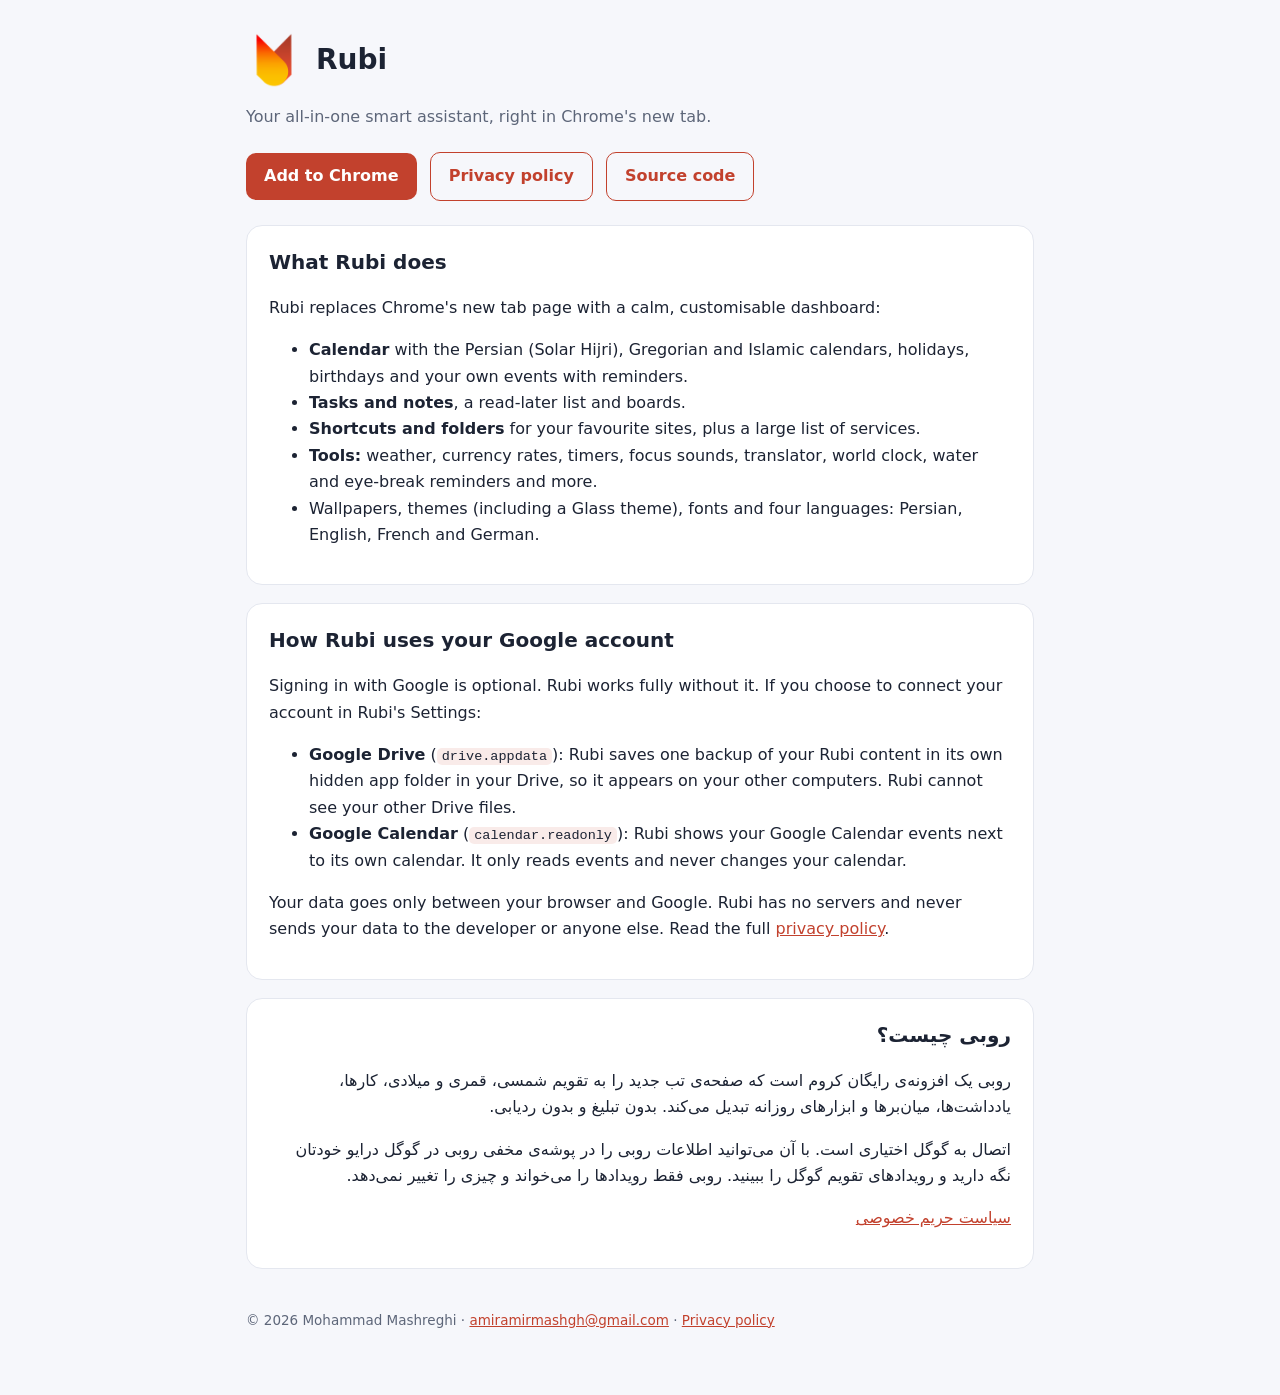
<file: docs/index.html>
<!doctype html>
<html lang="en">
<head>
<meta charset="utf-8">
<meta name="viewport" content="width=device-width, initial-scale=1">
<title>Rubi — new tab assistant</title>
<meta name="description" content="Rubi is a free Chrome extension that turns your new tab into a calendar, task list, notes and shortcuts dashboard. No ads, no tracking.">
<link rel="icon" href="logo.png">
<link rel="stylesheet" href="style.css">
</head>
<body>
<main>
<header><img src="logo.png" alt="Rubi logo"><h1>Rubi</h1></header>
<p class="muted">Your all-in-one smart assistant, right in Chrome's new tab.</p>
<p>
<a class="btn" href="https://chromewebstore.google.com/detail/ohpaebogaegajgcgeemadkdinfohpemp">Add to Chrome</a>
<a class="btn ghost" href="privacy.html">Privacy policy</a>
<a class="btn ghost" href="https://github.com/M-Mashreghi/Rubi">Source code</a>
</p>

<div class="card">
<h2 style="margin-top:0">What Rubi does</h2>
<p>Rubi replaces Chrome's new tab page with a calm, customisable dashboard:</p>
<ul>
<li><strong>Calendar</strong> with the Persian (Solar Hijri), Gregorian and Islamic calendars, holidays, birthdays and your own events with reminders.</li>
<li><strong>Tasks and notes</strong>, a read-later list and boards.</li>
<li><strong>Shortcuts and folders</strong> for your favourite sites, plus a large list of services.</li>
<li><strong>Tools:</strong> weather, currency rates, timers, focus sounds, translator, world clock, water and eye-break reminders and more.</li>
<li>Wallpapers, themes (including a Glass theme), fonts and four languages: Persian, English, French and German.</li>
</ul>
</div>

<div class="card">
<h2 style="margin-top:0">How Rubi uses your Google account</h2>
<p>Signing in with Google is optional. Rubi works fully without it. If you choose to connect your account in Rubi's Settings:</p>
<ul>
<li><strong>Google Drive</strong> (<code>drive.appdata</code>): Rubi saves one backup of your Rubi content in its own hidden app folder in your Drive, so it appears on your other computers. Rubi cannot see your other Drive files.</li>
<li><strong>Google Calendar</strong> (<code>calendar.readonly</code>): Rubi shows your Google Calendar events next to its own calendar. It only reads events and never changes your calendar.</li>
</ul>
<p>Your data goes only between your browser and Google. Rubi has no servers and never sends your data to the developer or anyone else. Read the full <a href="privacy.html">privacy policy</a>.</p>
</div>

<section class="card fa" lang="fa">
<h2 style="margin-top:0">روبی چیست؟</h2>
<p>روبی یک افزونه‌ی رایگان کروم است که صفحه‌ی تب جدید را به تقویم شمسی، قمری و میلادی، کارها، یادداشت‌ها، میان‌برها و ابزارهای روزانه تبدیل می‌کند. بدون تبلیغ و بدون ردیابی.</p>
<p>اتصال به گوگل اختیاری است. با آن می‌توانید اطلاعات روبی را در پوشه‌ی مخفی روبی در گوگل درایو خودتان نگه دارید و رویدادهای تقویم گوگل را ببینید. روبی فقط رویدادها را می‌خواند و چیزی را تغییر نمی‌دهد.</p>
<p><a href="privacy.html#fa">سیاست حریم خصوصی</a></p>
</section>

<footer class="muted">© 2026 Mohammad Mashreghi · <a href="mailto:amiramirmashgh@gmail.com">amiramirmashgh@gmail.com</a> · <a href="privacy.html">Privacy policy</a></footer>
</main>
</body>
</html>
</file>
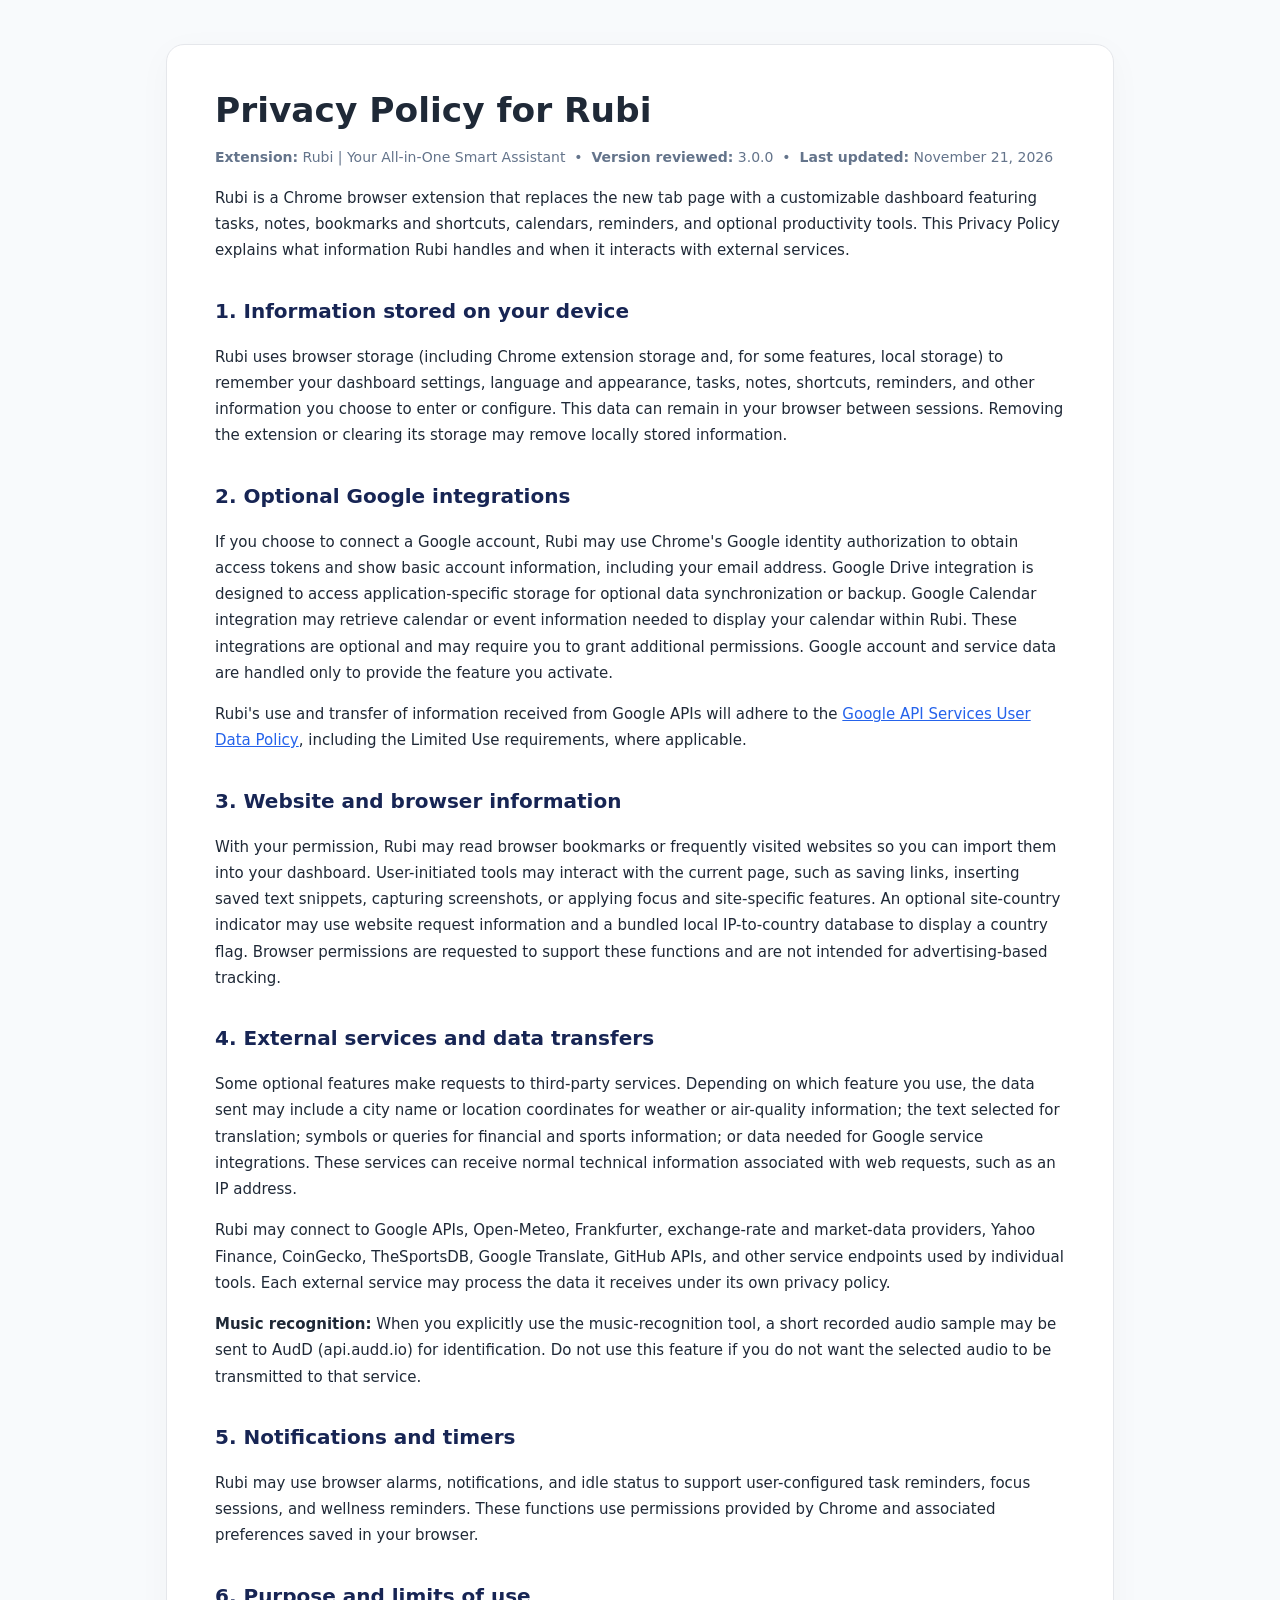
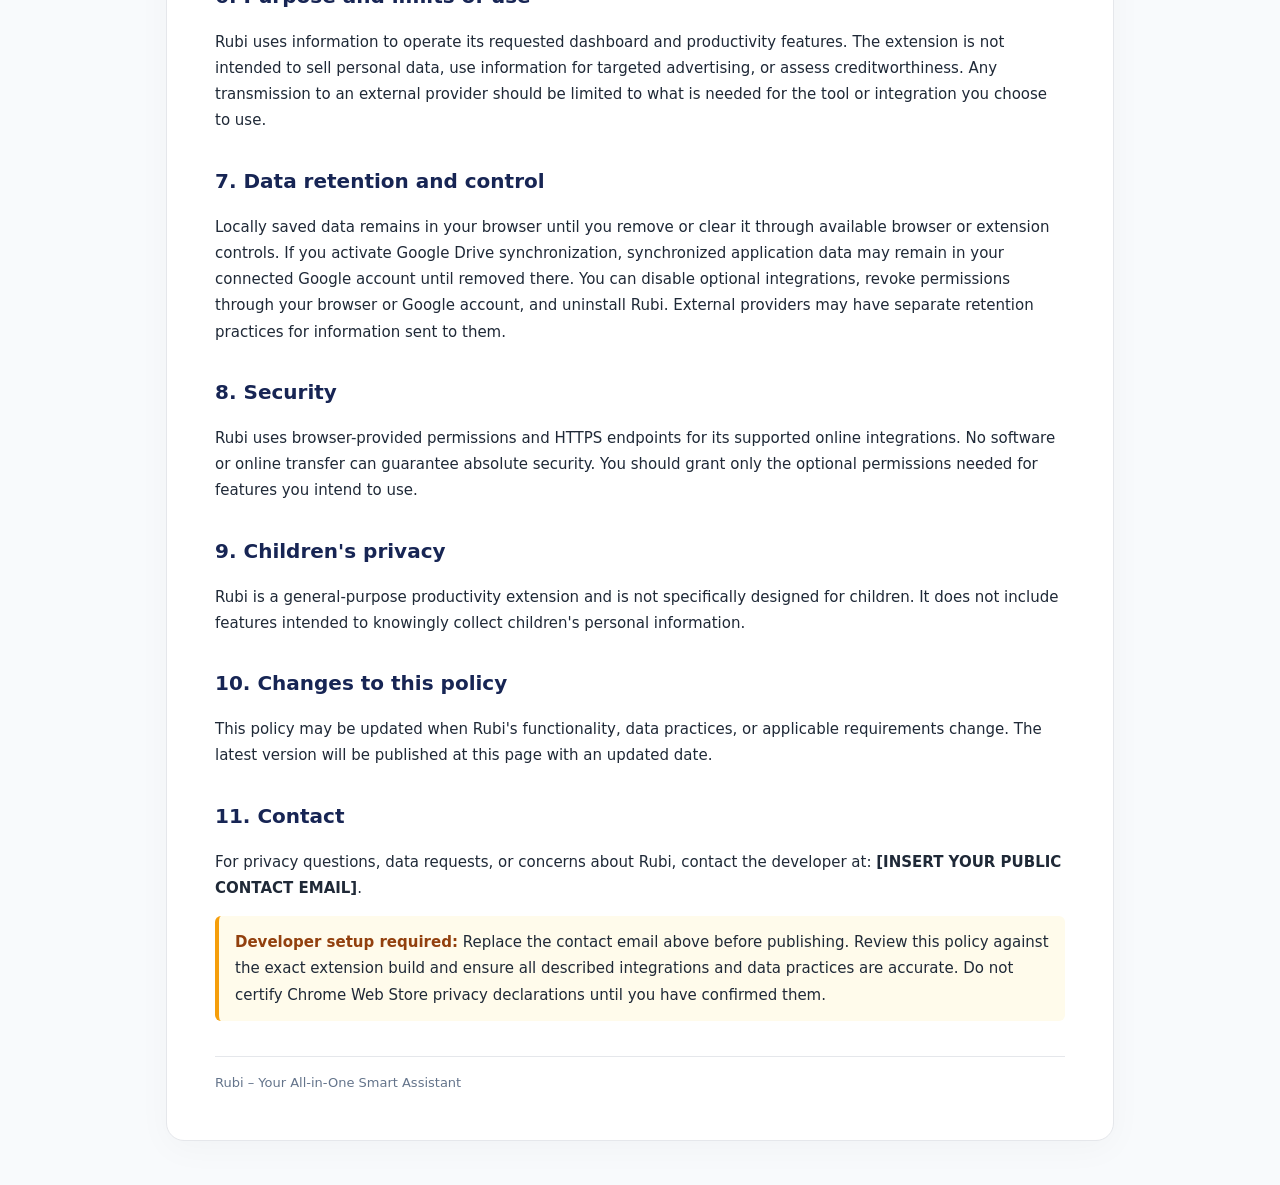
<file: Rubi_Privacy_Policy.html>
<!doctype html>
<html lang="en">
<head>
<meta charset="utf-8">
<meta name="viewport" content="width=device-width,initial-scale=1">
<meta name="description" content="Privacy Policy for Rubi – Your All-in-One Smart Assistant Chrome extension.">
<title>Rubi – Privacy Policy</title>
<style>
:root{color-scheme:light dark}body{margin:0;background:#f8fafc;color:#1f2937;font-family:Inter,system-ui,-apple-system,Segoe UI,Arial,sans-serif;line-height:1.75}main{max-width:850px;margin:44px auto;padding:45px 48px;background:#fff;border:1px solid #e5e7eb;border-radius:18px;box-shadow:0 8px 35px #10182808}h1{font-size:2.15rem;line-height:1.2;margin:0 0 8px}h2{font-size:1.25rem;margin:30px 0 10px;color:#172554}p,li{font-size:15px}ul{padding-left:24px}.small{color:#64748b;font-size:14px}.notice{border-left:4px solid #f59e0b;background:#fffbeb;padding:13px 16px;border-radius:6px}.notice strong{color:#92400e}a{color:#2563eb}footer{border-top:1px solid #e5e7eb;margin-top:35px;padding-top:15px;color:#64748b;font-size:13px}@media(max-width:700px){body{background:white}main{margin:0;border:0;box-shadow:none;padding:25px 20px}h1{font-size:1.8rem}}@media(prefers-color-scheme:dark){body{background:#0b1220;color:#e5e7eb}main{background:#111827;border-color:#374151}h2{color:#93c5fd}.small,footer{color:#a3a3a3}.notice{background:#392c0f}.notice strong{color:#fcd34d}}
</style>
</head>
<body><main>
<h1>Privacy Policy for Rubi</h1>
<p class="small"><strong>Extension:</strong> Rubi | Your All-in-One Smart Assistant &nbsp;•&nbsp; <strong>Version reviewed:</strong> 3.0.0 &nbsp;•&nbsp; <strong>Last updated:</strong> November 21, 2026</p>
<p>Rubi is a Chrome browser extension that replaces the new tab page with a customizable dashboard featuring tasks, notes, bookmarks and shortcuts, calendars, reminders, and optional productivity tools. This Privacy Policy explains what information Rubi handles and when it interacts with external services.</p>
<h2>1. Information stored on your device</h2>
<p>Rubi uses browser storage (including Chrome extension storage and, for some features, local storage) to remember your dashboard settings, language and appearance, tasks, notes, shortcuts, reminders, and other information you choose to enter or configure. This data can remain in your browser between sessions. Removing the extension or clearing its storage may remove locally stored information.</p>
<h2>2. Optional Google integrations</h2>
<p>If you choose to connect a Google account, Rubi may use Chrome's Google identity authorization to obtain access tokens and show basic account information, including your email address. Google Drive integration is designed to access application-specific storage for optional data synchronization or backup. Google Calendar integration may retrieve calendar or event information needed to display your calendar within Rubi. These integrations are optional and may require you to grant additional permissions. Google account and service data are handled only to provide the feature you activate.</p>
<p>Rubi's use and transfer of information received from Google APIs will adhere to the <a href="https://developers.google.com/terms/api-services-user-data-policy">Google API Services User Data Policy</a>, including the Limited Use requirements, where applicable.</p>
<h2>3. Website and browser information</h2>
<p>With your permission, Rubi may read browser bookmarks or frequently visited websites so you can import them into your dashboard. User-initiated tools may interact with the current page, such as saving links, inserting saved text snippets, capturing screenshots, or applying focus and site-specific features. An optional site-country indicator may use website request information and a bundled local IP-to-country database to display a country flag. Browser permissions are requested to support these functions and are not intended for advertising-based tracking.</p>
<h2>4. External services and data transfers</h2>
<p>Some optional features make requests to third-party services. Depending on which feature you use, the data sent may include a city name or location coordinates for weather or air-quality information; the text selected for translation; symbols or queries for financial and sports information; or data needed for Google service integrations. These services can receive normal technical information associated with web requests, such as an IP address.</p>
<p>Rubi may connect to Google APIs, Open-Meteo, Frankfurter, exchange-rate and market-data providers, Yahoo Finance, CoinGecko, TheSportsDB, Google Translate, GitHub APIs, and other service endpoints used by individual tools. Each external service may process the data it receives under its own privacy policy.</p>
<p><strong>Music recognition:</strong> When you explicitly use the music-recognition tool, a short recorded audio sample may be sent to AudD (api.audd.io) for identification. Do not use this feature if you do not want the selected audio to be transmitted to that service.</p>
<h2>5. Notifications and timers</h2>
<p>Rubi may use browser alarms, notifications, and idle status to support user-configured task reminders, focus sessions, and wellness reminders. These functions use permissions provided by Chrome and associated preferences saved in your browser.</p>
<h2>6. Purpose and limits of use</h2>
<p>Rubi uses information to operate its requested dashboard and productivity features. The extension is not intended to sell personal data, use information for targeted advertising, or assess creditworthiness. Any transmission to an external provider should be limited to what is needed for the tool or integration you choose to use.</p>
<h2>7. Data retention and control</h2>
<p>Locally saved data remains in your browser until you remove or clear it through available browser or extension controls. If you activate Google Drive synchronization, synchronized application data may remain in your connected Google account until removed there. You can disable optional integrations, revoke permissions through your browser or Google account, and uninstall Rubi. External providers may have separate retention practices for information sent to them.</p>
<h2>8. Security</h2>
<p>Rubi uses browser-provided permissions and HTTPS endpoints for its supported online integrations. No software or online transfer can guarantee absolute security. You should grant only the optional permissions needed for features you intend to use.</p>
<h2>9. Children's privacy</h2>
<p>Rubi is a general-purpose productivity extension and is not specifically designed for children. It does not include features intended to knowingly collect children's personal information.</p>
<h2>10. Changes to this policy</h2>
<p>This policy may be updated when Rubi's functionality, data practices, or applicable requirements change. The latest version will be published at this page with an updated date.</p>
<h2>11. Contact</h2>
<p>For privacy questions, data requests, or concerns about Rubi, contact the developer at: <strong>[INSERT YOUR PUBLIC CONTACT EMAIL]</strong>.</p>
<p class="notice"><strong>Developer setup required:</strong> Replace the contact email above before publishing. Review this policy against the exact extension build and ensure all described integrations and data practices are accurate. Do not certify Chrome Web Store privacy declarations until you have confirmed them.</p>
<footer>Rubi – Your All-in-One Smart Assistant</footer>
</main></body></html>
</file>
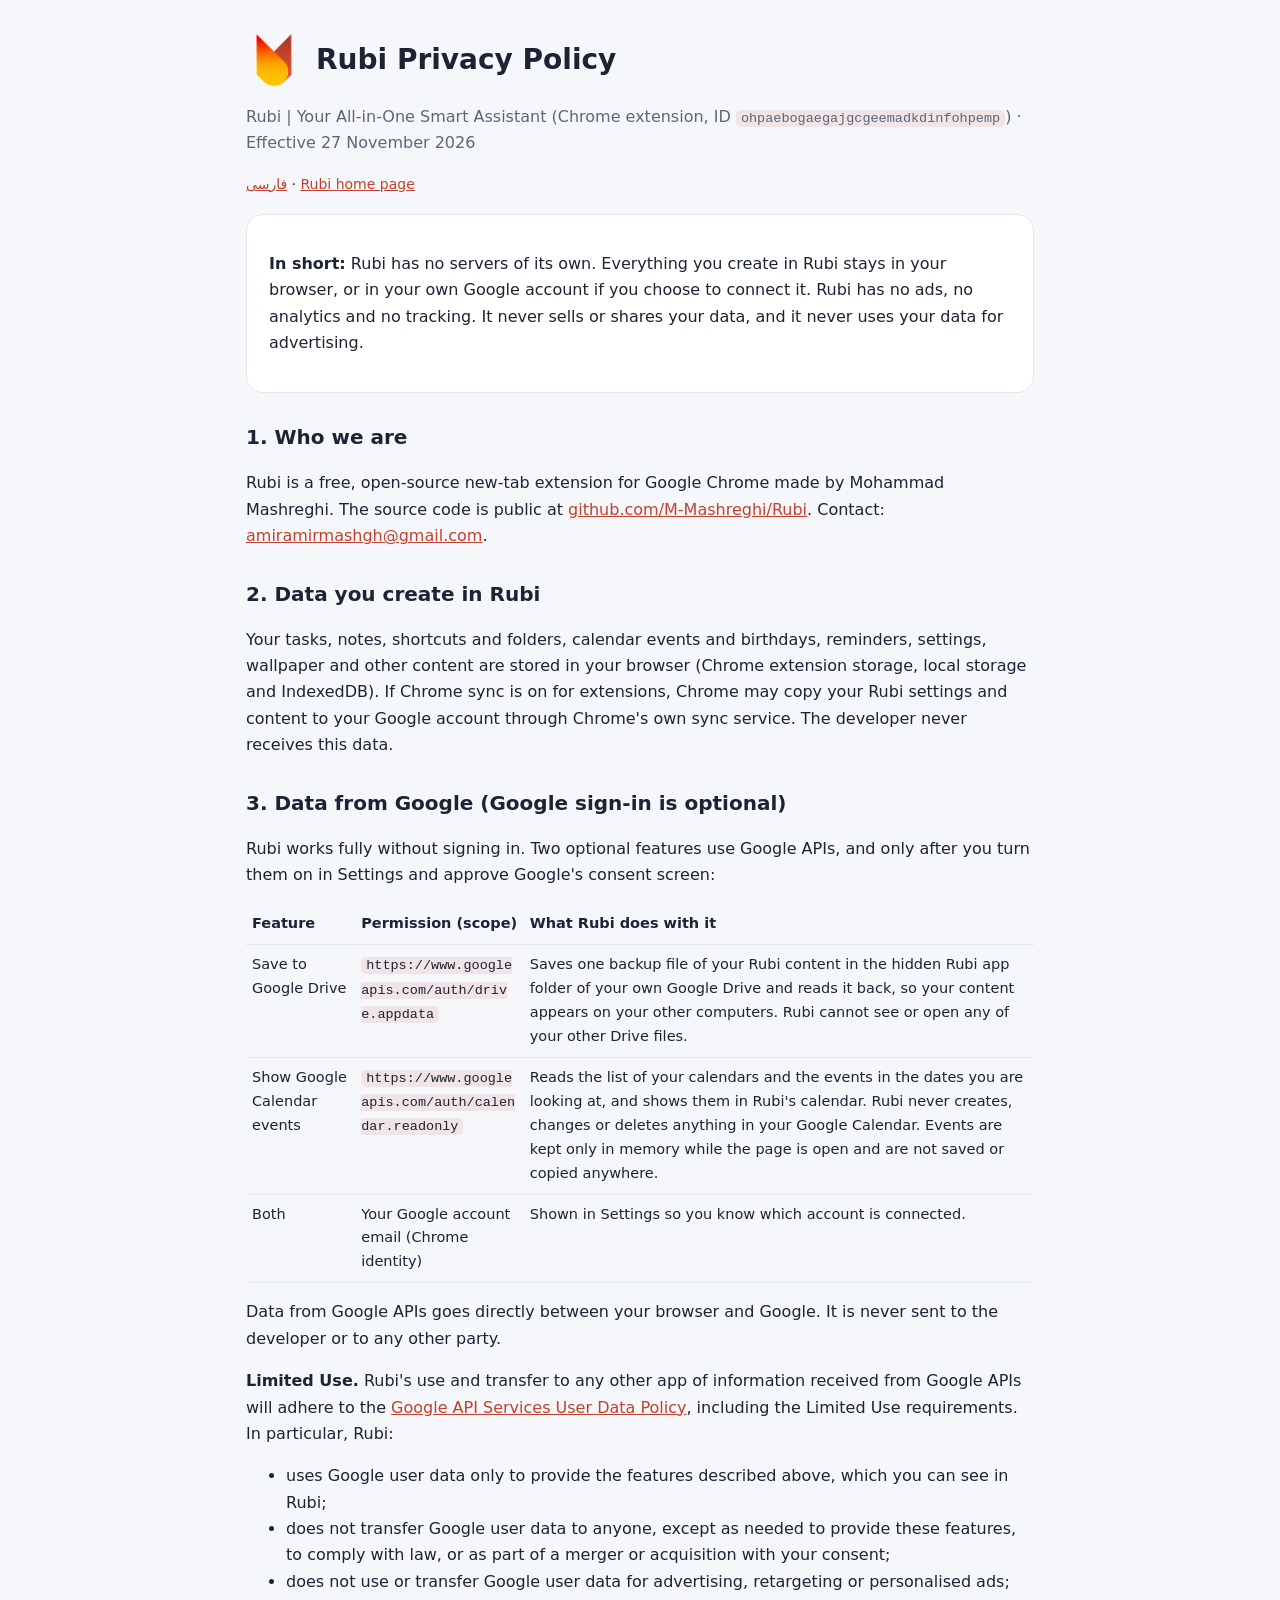
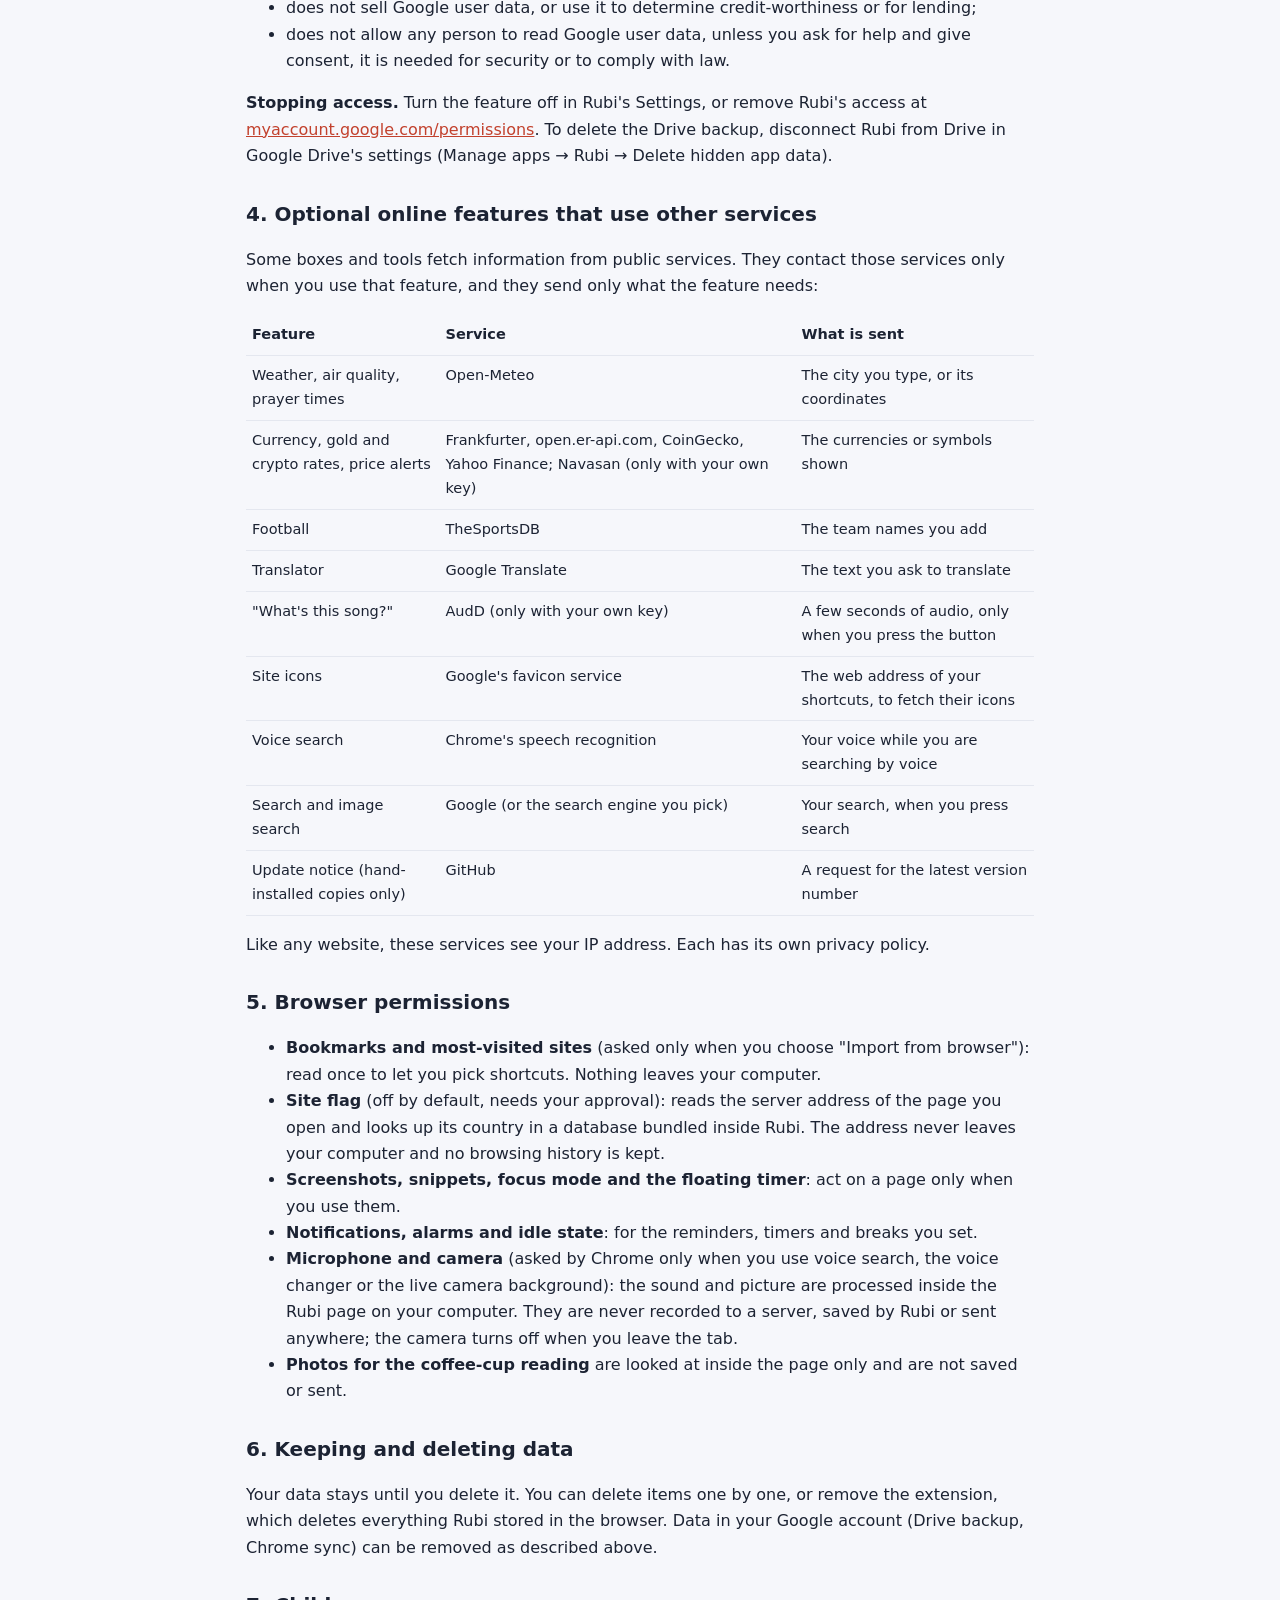
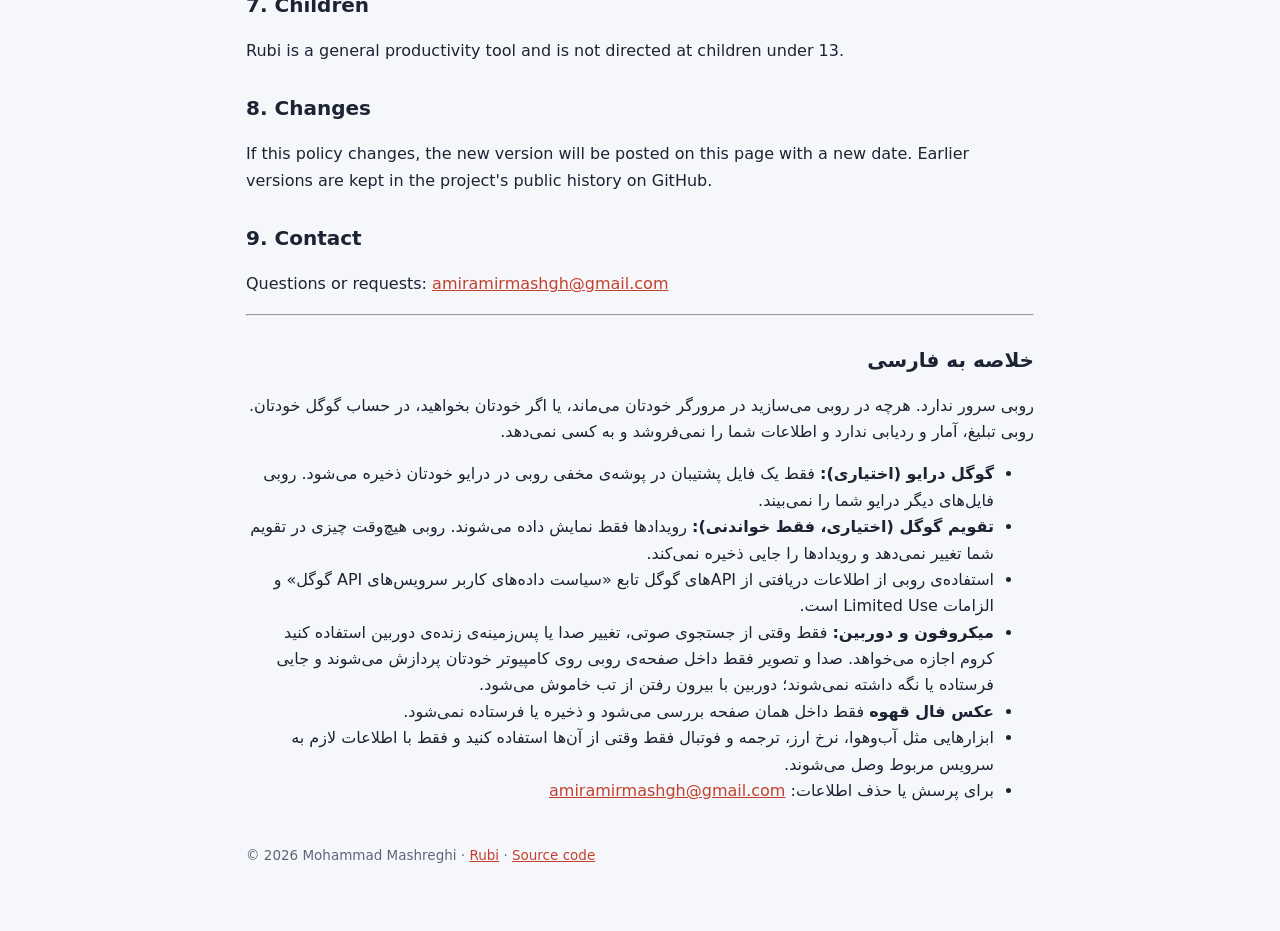
<file: docs/privacy.html>
<!doctype html>
<html lang="en">
<head>
<meta charset="utf-8">
<meta name="viewport" content="width=device-width, initial-scale=1">
<title>Rubi Privacy Policy</title>
<meta name="description" content="How the Rubi Chrome extension handles your data, including data from Google APIs.">
<link rel="icon" href="logo.png">
<link rel="stylesheet" href="style.css">
</head>
<body>
<main>
<header><img src="logo.png" alt=""><h1>Rubi Privacy Policy</h1></header>
<p class="muted">Rubi | Your All-in-One Smart Assistant (Chrome extension, ID <code>ohpaebogaegajgcgeemadkdinfohpemp</code>) · Effective 27 November 2026</p>
<nav class="lang"><a href="#fa">فارسی</a> · <a href="./">Rubi home page</a></nav>

<div class="card">
<p><strong>In short:</strong> Rubi has no servers of its own. Everything you create in Rubi stays in your browser, or in your own Google account if you choose to connect it. Rubi has no ads, no analytics and no tracking. It never sells or shares your data, and it never uses your data for advertising.</p>
</div>

<h2>1. Who we are</h2>
<p>Rubi is a free, open-source new-tab extension for Google Chrome made by Mohammad Mashreghi. The source code is public at <a href="https://github.com/M-Mashreghi/Rubi">github.com/M-Mashreghi/Rubi</a>. Contact: <a href="mailto:amiramirmashgh@gmail.com">amiramirmashgh@gmail.com</a>.</p>

<h2>2. Data you create in Rubi</h2>
<p>Your tasks, notes, shortcuts and folders, calendar events and birthdays, reminders, settings, wallpaper and other content are stored in your browser (Chrome extension storage, local storage and IndexedDB). If Chrome sync is on for extensions, Chrome may copy your Rubi settings and content to your Google account through Chrome's own sync service. The developer never receives this data.</p>

<h2>3. Data from Google (Google sign-in is optional)</h2>
<p>Rubi works fully without signing in. Two optional features use Google APIs, and only after you turn them on in Settings and approve Google's consent screen:</p>
<table>
<tr><th>Feature</th><th>Permission (scope)</th><th>What Rubi does with it</th></tr>
<tr><td>Save to Google Drive</td><td><code>https://www.googleapis.com/auth/drive.appdata</code></td><td>Saves one backup file of your Rubi content in the hidden Rubi app folder of your own Google Drive and reads it back, so your content appears on your other computers. Rubi cannot see or open any of your other Drive files.</td></tr>
<tr><td>Show Google Calendar events</td><td><code>https://www.googleapis.com/auth/calendar.readonly</code></td><td>Reads the list of your calendars and the events in the dates you are looking at, and shows them in Rubi's calendar. Rubi never creates, changes or deletes anything in your Google Calendar. Events are kept only in memory while the page is open and are not saved or copied anywhere.</td></tr>
<tr><td>Both</td><td>Your Google account email (Chrome identity)</td><td>Shown in Settings so you know which account is connected.</td></tr>
</table>
<p>Data from Google APIs goes directly between your browser and Google. It is never sent to the developer or to any other party.</p>
<p><strong>Limited Use.</strong> Rubi's use and transfer to any other app of information received from Google APIs will adhere to the <a href="https://developers.google.com/terms/api-services-user-data-policy">Google API Services User Data Policy</a>, including the Limited Use requirements. In particular, Rubi:</p>
<ul>
<li>uses Google user data only to provide the features described above, which you can see in Rubi;</li>
<li>does not transfer Google user data to anyone, except as needed to provide these features, to comply with law, or as part of a merger or acquisition with your consent;</li>
<li>does not use or transfer Google user data for advertising, retargeting or personalised ads;</li>
<li>does not sell Google user data, or use it to determine credit-worthiness or for lending;</li>
<li>does not allow any person to read Google user data, unless you ask for help and give consent, it is needed for security or to comply with law.</li>
</ul>
<p><strong>Stopping access.</strong> Turn the feature off in Rubi's Settings, or remove Rubi's access at <a href="https://myaccount.google.com/permissions">myaccount.google.com/permissions</a>. To delete the Drive backup, disconnect Rubi from Drive in Google Drive's settings (Manage apps → Rubi → Delete hidden app data).</p>

<h2>4. Optional online features that use other services</h2>
<p>Some boxes and tools fetch information from public services. They contact those services only when you use that feature, and they send only what the feature needs:</p>
<table>
<tr><th>Feature</th><th>Service</th><th>What is sent</th></tr>
<tr><td>Weather, air quality, prayer times</td><td>Open-Meteo</td><td>The city you type, or its coordinates</td></tr>
<tr><td>Currency, gold and crypto rates, price alerts</td><td>Frankfurter, open.er-api.com, CoinGecko, Yahoo Finance; Navasan (only with your own key)</td><td>The currencies or symbols shown</td></tr>
<tr><td>Football</td><td>TheSportsDB</td><td>The team names you add</td></tr>
<tr><td>Translator</td><td>Google Translate</td><td>The text you ask to translate</td></tr>
<tr><td>"What's this song?"</td><td>AudD (only with your own key)</td><td>A few seconds of audio, only when you press the button</td></tr>
<tr><td>Site icons</td><td>Google's favicon service</td><td>The web address of your shortcuts, to fetch their icons</td></tr>
<tr><td>Voice search</td><td>Chrome's speech recognition</td><td>Your voice while you are searching by voice</td></tr>
<tr><td>Search and image search</td><td>Google (or the search engine you pick)</td><td>Your search, when you press search</td></tr>
<tr><td>Update notice (hand-installed copies only)</td><td>GitHub</td><td>A request for the latest version number</td></tr>
</table>
<p>Like any website, these services see your IP address. Each has its own privacy policy.</p>

<h2>5. Browser permissions</h2>
<ul>
<li><strong>Bookmarks and most-visited sites</strong> (asked only when you choose "Import from browser"): read once to let you pick shortcuts. Nothing leaves your computer.</li>
<li><strong>Site flag</strong> (off by default, needs your approval): reads the server address of the page you open and looks up its country in a database bundled inside Rubi. The address never leaves your computer and no browsing history is kept.</li>
<li><strong>Screenshots, snippets, focus mode and the floating timer</strong>: act on a page only when you use them.</li>
<li><strong>Notifications, alarms and idle state</strong>: for the reminders, timers and breaks you set.</li>
<li><strong>Microphone and camera</strong> (asked by Chrome only when you use voice search, the voice changer or the live camera background): the sound and picture are processed inside the Rubi page on your computer. They are never recorded to a server, saved by Rubi or sent anywhere; the camera turns off when you leave the tab.</li>
<li><strong>Photos for the coffee-cup reading</strong> are looked at inside the page only and are not saved or sent.</li>
</ul>

<h2>6. Keeping and deleting data</h2>
<p>Your data stays until you delete it. You can delete items one by one, or remove the extension, which deletes everything Rubi stored in the browser. Data in your Google account (Drive backup, Chrome sync) can be removed as described above.</p>

<h2>7. Children</h2>
<p>Rubi is a general productivity tool and is not directed at children under 13.</p>

<h2>8. Changes</h2>
<p>If this policy changes, the new version will be posted on this page with a new date. Earlier versions are kept in the project's public history on GitHub.</p>

<h2>9. Contact</h2>
<p>Questions or requests: <a href="mailto:amiramirmashgh@gmail.com">amiramirmashgh@gmail.com</a></p>

<hr>
<section id="fa" class="fa" lang="fa">
<h2>خلاصه به فارسی</h2>
<p>روبی سرور ندارد. هرچه در روبی می‌سازید در مرورگر خودتان می‌ماند، یا اگر خودتان بخواهید، در حساب گوگل خودتان. روبی تبلیغ، آمار و ردیابی ندارد و اطلاعات شما را نمی‌فروشد و به کسی نمی‌دهد.</p>
<ul>
<li><strong>گوگل درایو (اختیاری):</strong> فقط یک فایل پشتیبان در پوشه‌ی مخفی روبی در درایو خودتان ذخیره می‌شود. روبی فایل‌های دیگر درایو شما را نمی‌بیند.</li>
<li><strong>تقویم گوگل (اختیاری، فقط خواندنی):</strong> رویدادها فقط نمایش داده می‌شوند. روبی هیچ‌وقت چیزی در تقویم شما تغییر نمی‌دهد و رویدادها را جایی ذخیره نمی‌کند.</li>
<li>استفاده‌ی روبی از اطلاعات دریافتی از APIهای گوگل تابع «سیاست داده‌های کاربر سرویس‌های API گوگل» و الزامات Limited Use است.</li>
<li><strong>میکروفون و دوربین:</strong> فقط وقتی از جستجوی صوتی، تغییر صدا یا پس‌زمینه‌ی زنده‌ی دوربین استفاده کنید کروم اجازه می‌خواهد. صدا و تصویر فقط داخل صفحه‌ی روبی روی کامپیوتر خودتان پردازش می‌شوند و جایی فرستاده یا نگه داشته نمی‌شوند؛ دوربین با بیرون رفتن از تب خاموش می‌شود.</li>
<li><strong>عکس فال قهوه</strong> فقط داخل همان صفحه بررسی می‌شود و ذخیره یا فرستاده نمی‌شود.</li>
<li>ابزارهایی مثل آب‌وهوا، نرخ ارز، ترجمه و فوتبال فقط وقتی از آن‌ها استفاده کنید و فقط با اطلاعات لازم به سرویس مربوط وصل می‌شوند.</li>
<li>برای پرسش یا حذف اطلاعات: <a href="mailto:amiramirmashgh@gmail.com">amiramirmashgh@gmail.com</a></li>
</ul>
</section>
<footer class="muted">© 2026 Mohammad Mashreghi · <a href="./">Rubi</a> · <a href="https://github.com/M-Mashreghi/Rubi">Source code</a></footer>
</main>
</body>
</html>
</file>
<file: docs/style.css>
:root { --bg: #f6f7fb; --card: #fff; --text: #1c2333; --muted: #5d6679; --accent: #c2412d; --line: #e4e7ef; }
@media (prefers-color-scheme: dark) { :root { --bg: #14161c; --card: #1d2028; --text: #eceef3; --muted: #a2a8b6; --accent: #ff8a6b; --line: #2c303b; } }
* { box-sizing: border-box; }
body { margin: 0; background: var(--bg); color: var(--text); font: 16px/1.65 system-ui, -apple-system, "Segoe UI", Roboto, Tahoma, sans-serif; }
main { max-width: 820px; margin: 0 auto; padding: 32px 16px 64px; }
header { display: flex; align-items: center; gap: 14px; margin-bottom: 8px; }
header img { width: 56px; height: 56px; }
h1 { font-size: 28px; margin: 0; }
h2 { font-size: 20px; margin: 28px 0 8px; }
h3 { font-size: 16px; margin: 18px 0 4px; }
.card { background: var(--card); border: 1px solid var(--line); border-radius: 16px; padding: 20px 22px; margin: 18px 0; }
.muted { color: var(--muted); }
a { color: var(--accent); }
.btn { display: inline-block; background: var(--accent); color: #fff; text-decoration: none; padding: 10px 18px; border-radius: 10px; font-weight: 600; margin: 6px 8px 6px 0; }
.btn.ghost { background: transparent; color: var(--accent); border: 1px solid var(--accent); }
table { border-collapse: collapse; width: 100%; font-size: 14.5px; }
th, td { text-align: start; vertical-align: top; padding: 8px 6px; border-bottom: 1px solid var(--line); }
.fa { direction: rtl; font-family: Vazirmatn, Tahoma, system-ui, sans-serif; }
nav.lang { font-size: 14px; margin: 4px 0 18px; }
code { font-size: 13.5px; background: color-mix(in srgb, var(--accent) 10%, transparent); padding: 1px 5px; border-radius: 5px; word-break: break-all; }
footer { margin-top: 40px; font-size: 13.5px; }
</file>
